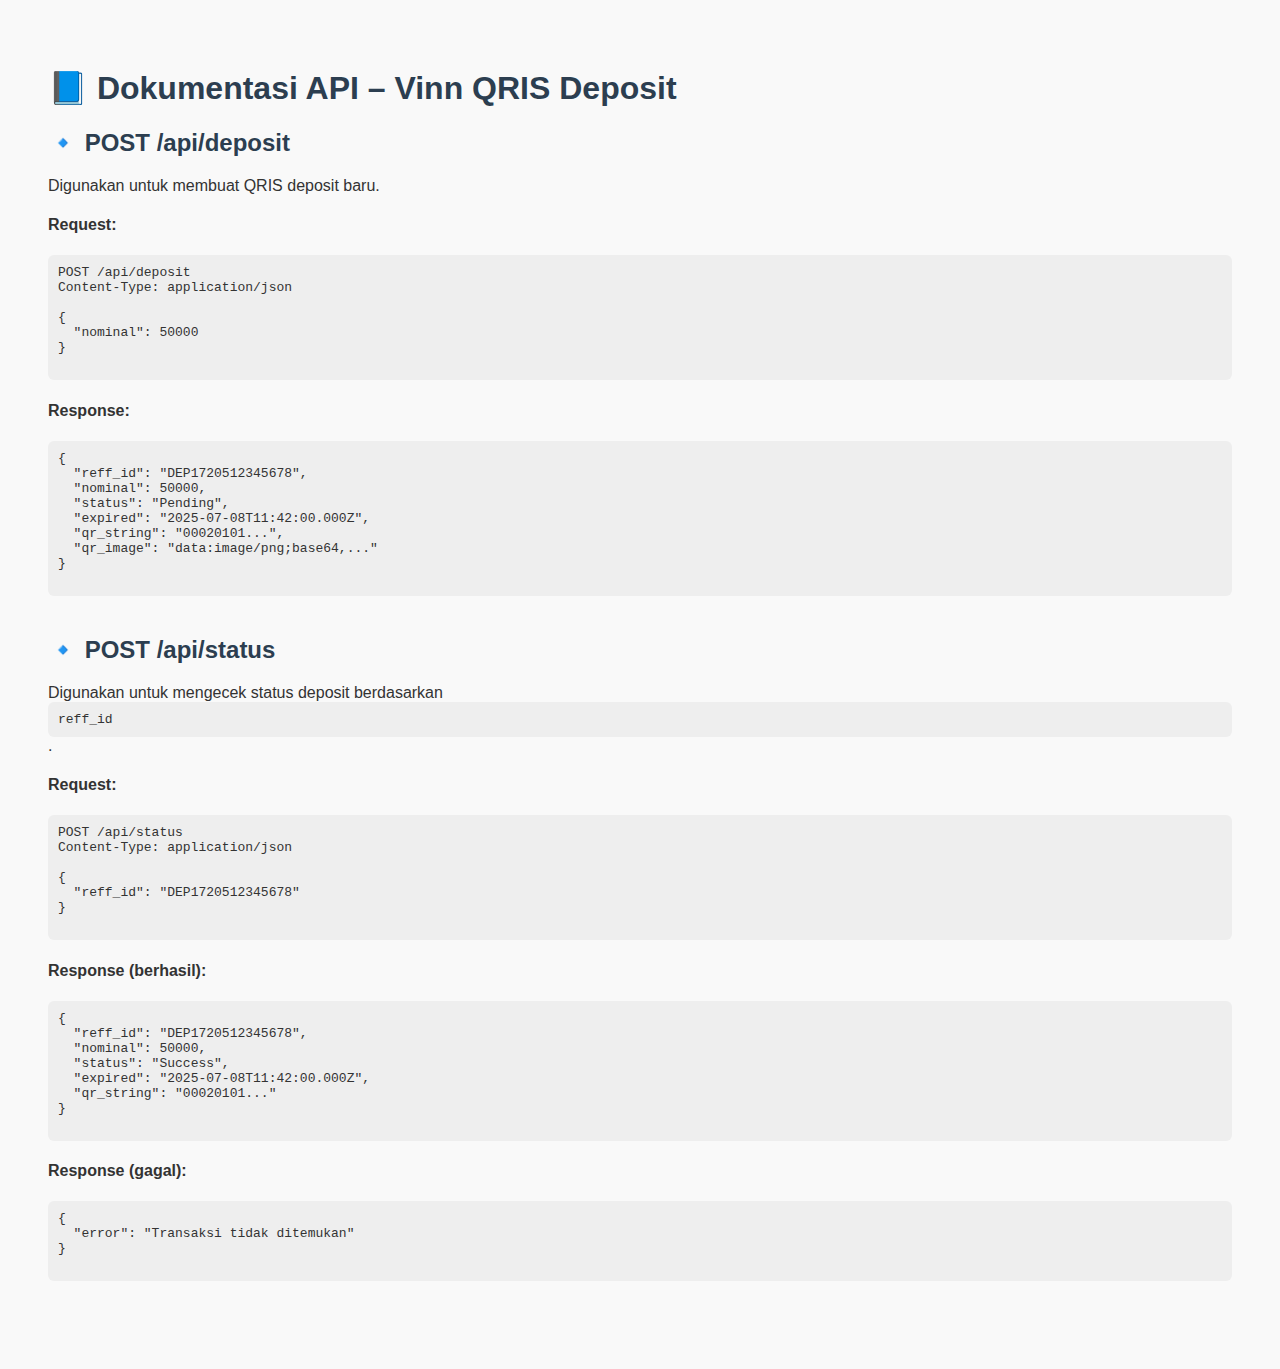
<file: vinnapi-deposit/public/api.html>
<!DOCTYPE html>
<html lang="id">
<head>
  <meta charset="UTF-8" />
  <title>API Dokumentasi – Vinn Deposit</title>
  <style>
    body {
      font-family: 'Segoe UI', sans-serif;
      background: #f9f9f9;
      color: #333;
      padding: 40px;
    }
    h1, h2 {
      color: #2c3e50;
    }
    code, pre {
      background: #eee;
      padding: 10px;
      border-radius: 6px;
      display: block;
      white-space: pre-wrap;
    }
    section {
      margin-bottom: 40px;
    }
  </style>
</head>
<body>
  <h1>📘 Dokumentasi API – Vinn QRIS Deposit</h1>

  <section>
    <h2>🔹 POST /api/deposit</h2>
    <p>Digunakan untuk membuat QRIS deposit baru.</p>
    <h4>Request:</h4>
    <pre>
POST /api/deposit
Content-Type: application/json

{
  "nominal": 50000
}
    </pre>
    <h4>Response:</h4>
    <pre>
{
  "reff_id": "DEP1720512345678",
  "nominal": 50000,
  "status": "Pending",
  "expired": "2025-07-08T11:42:00.000Z",
  "qr_string": "00020101...",
  "qr_image": "data:image/png;base64,..."
}
    </pre>
  </section>

  <section>
    <h2>🔹 POST /api/status</h2>
    <p>Digunakan untuk mengecek status deposit berdasarkan <code>reff_id</code>.</p>
    <h4>Request:</h4>
    <pre>
POST /api/status
Content-Type: application/json

{
  "reff_id": "DEP1720512345678"
}
    </pre>
    <h4>Response (berhasil):</h4>
    <pre>
{
  "reff_id": "DEP1720512345678",
  "nominal": 50000,
  "status": "Success",
  "expired": "2025-07-08T11:42:00.000Z",
  "qr_string": "00020101..."
}
    </pre>
    <h4>Response (gagal):</h4>
    <pre>
{
  "error": "Transaksi tidak ditemukan"
}
    </pre>
  </section>
</body>
</html>
</file>
